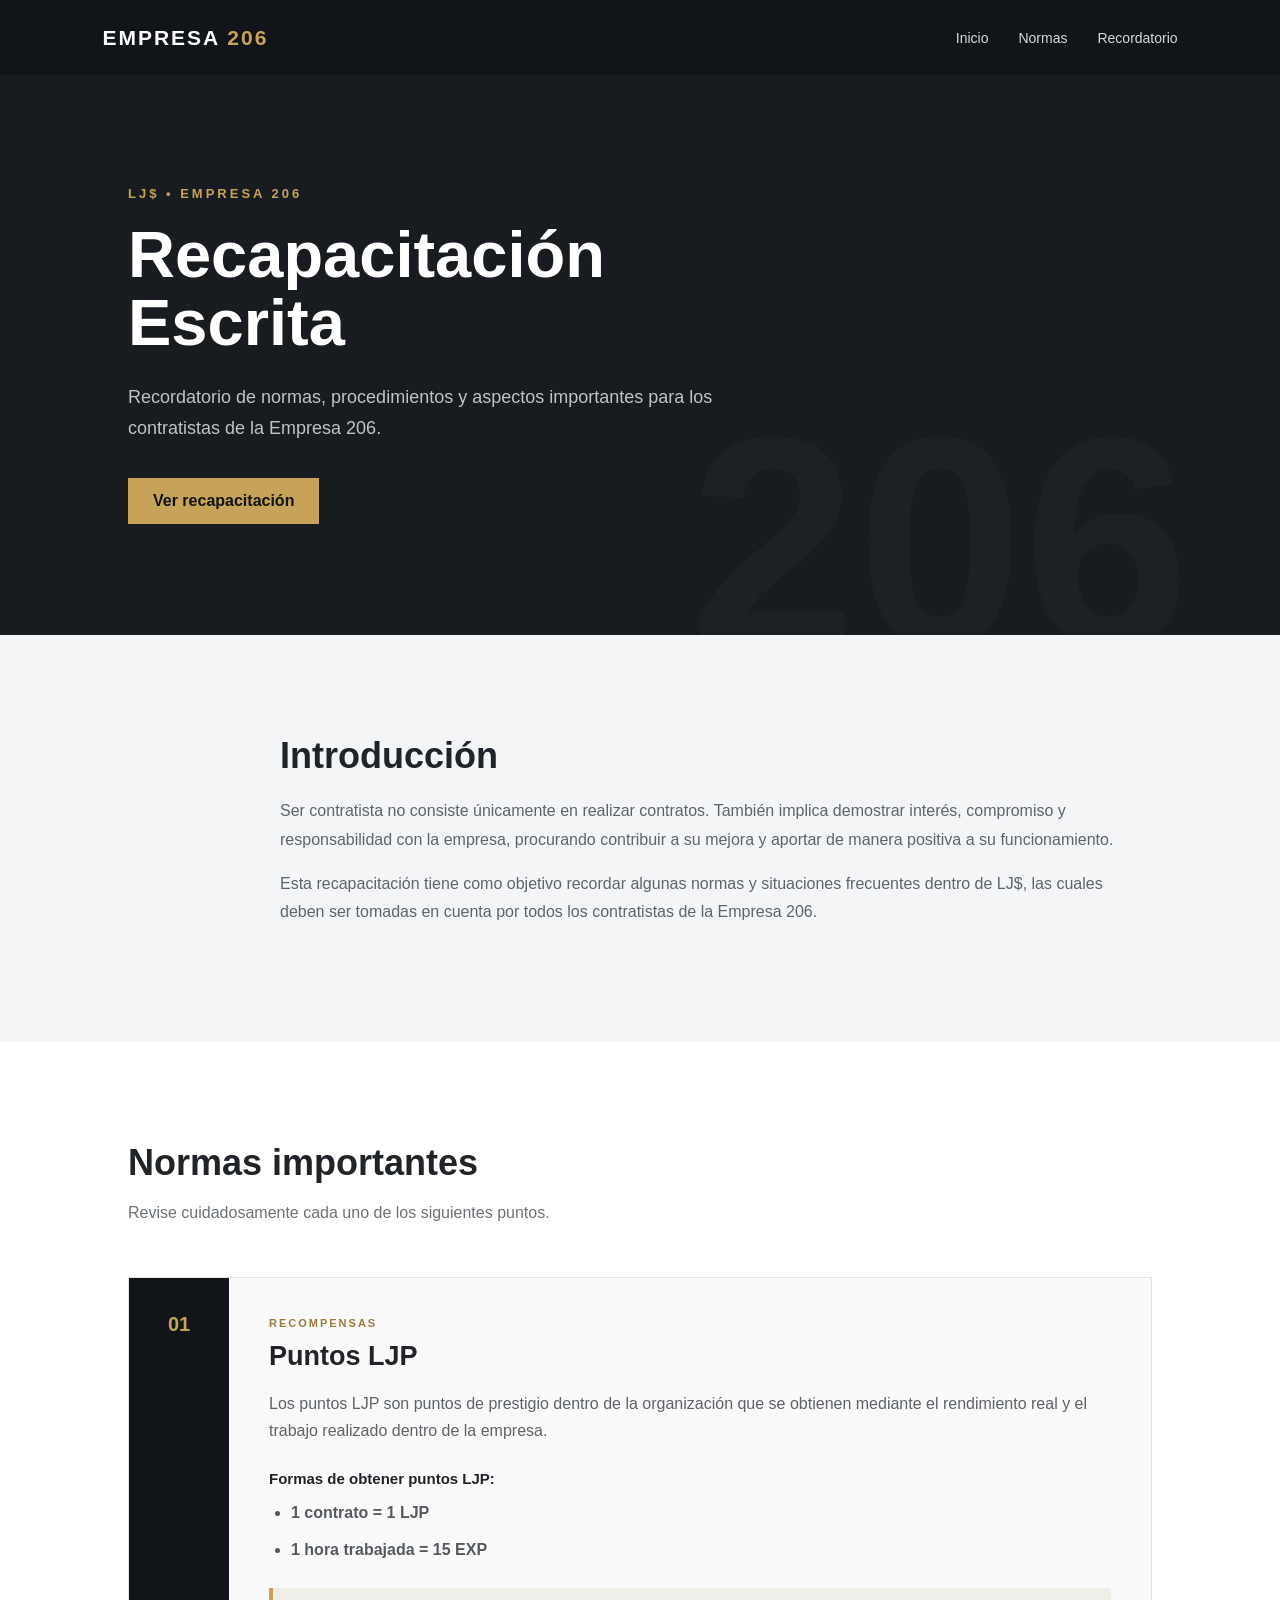
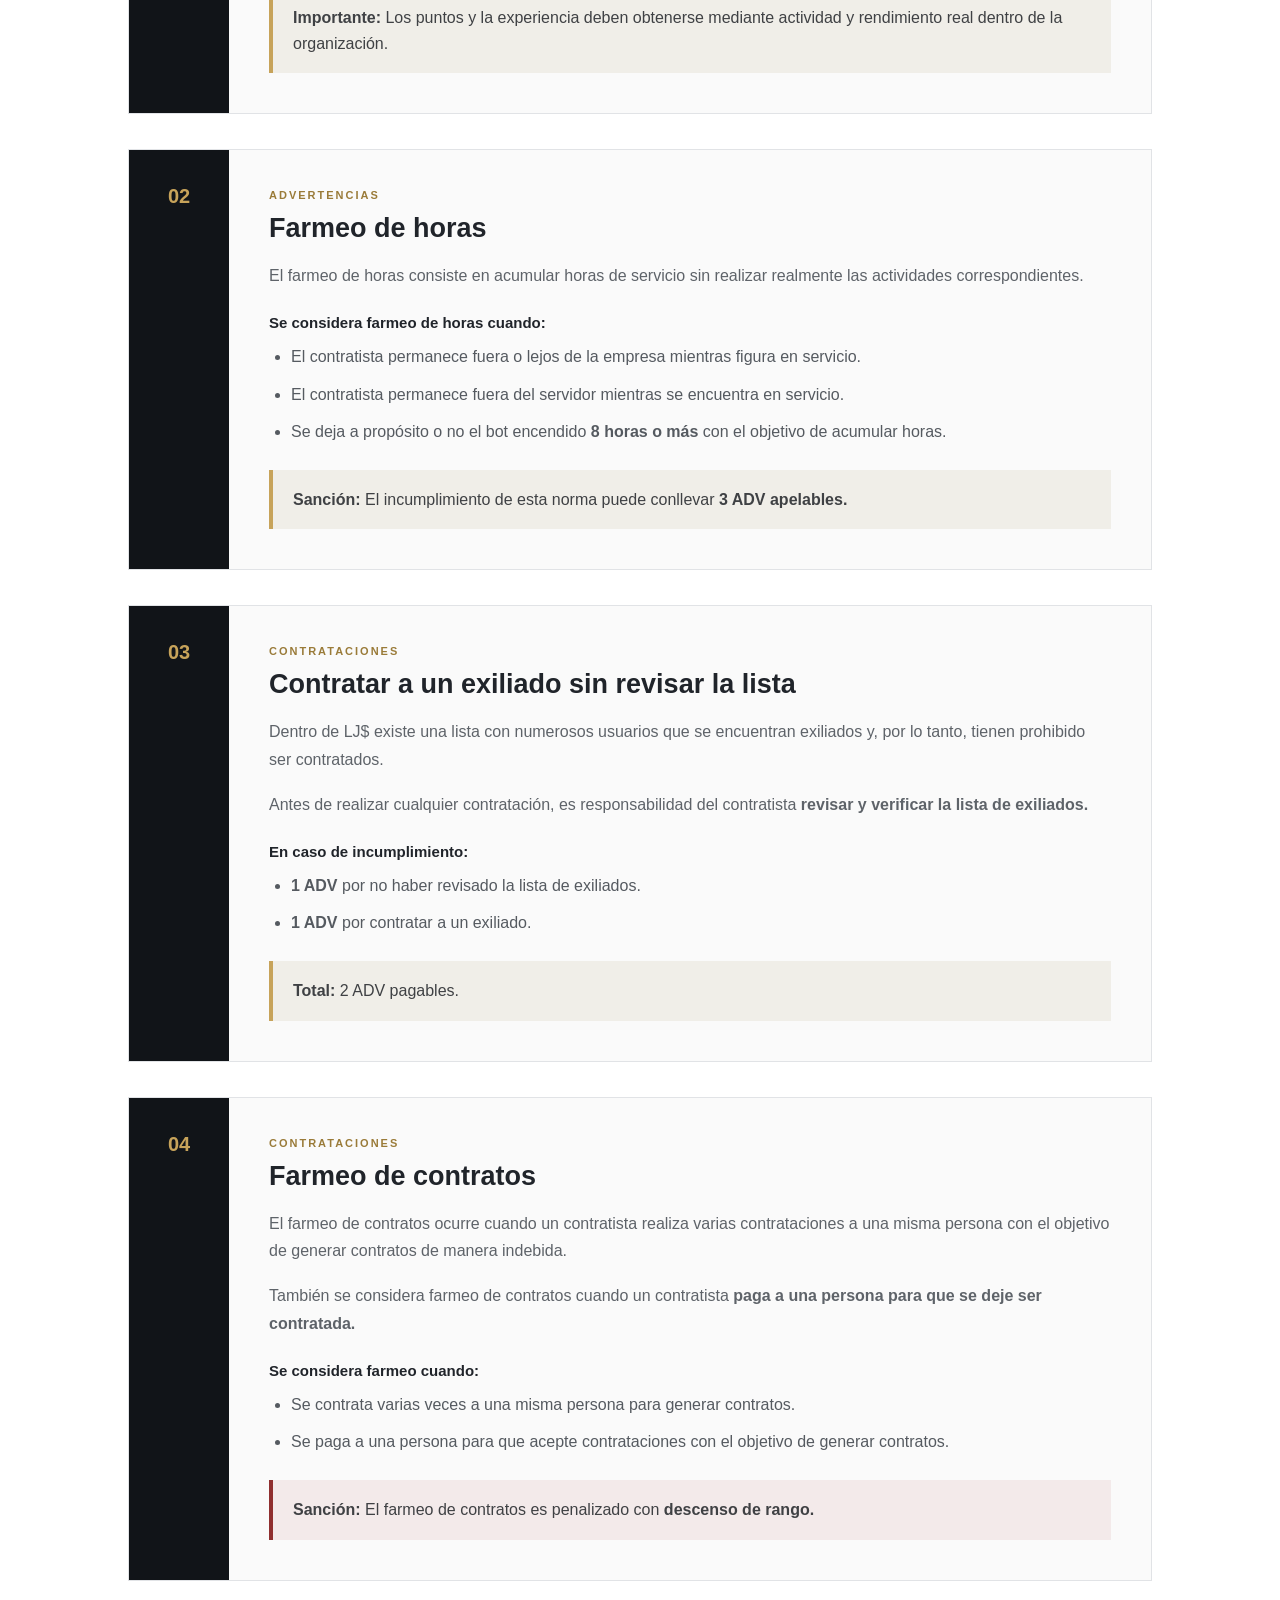
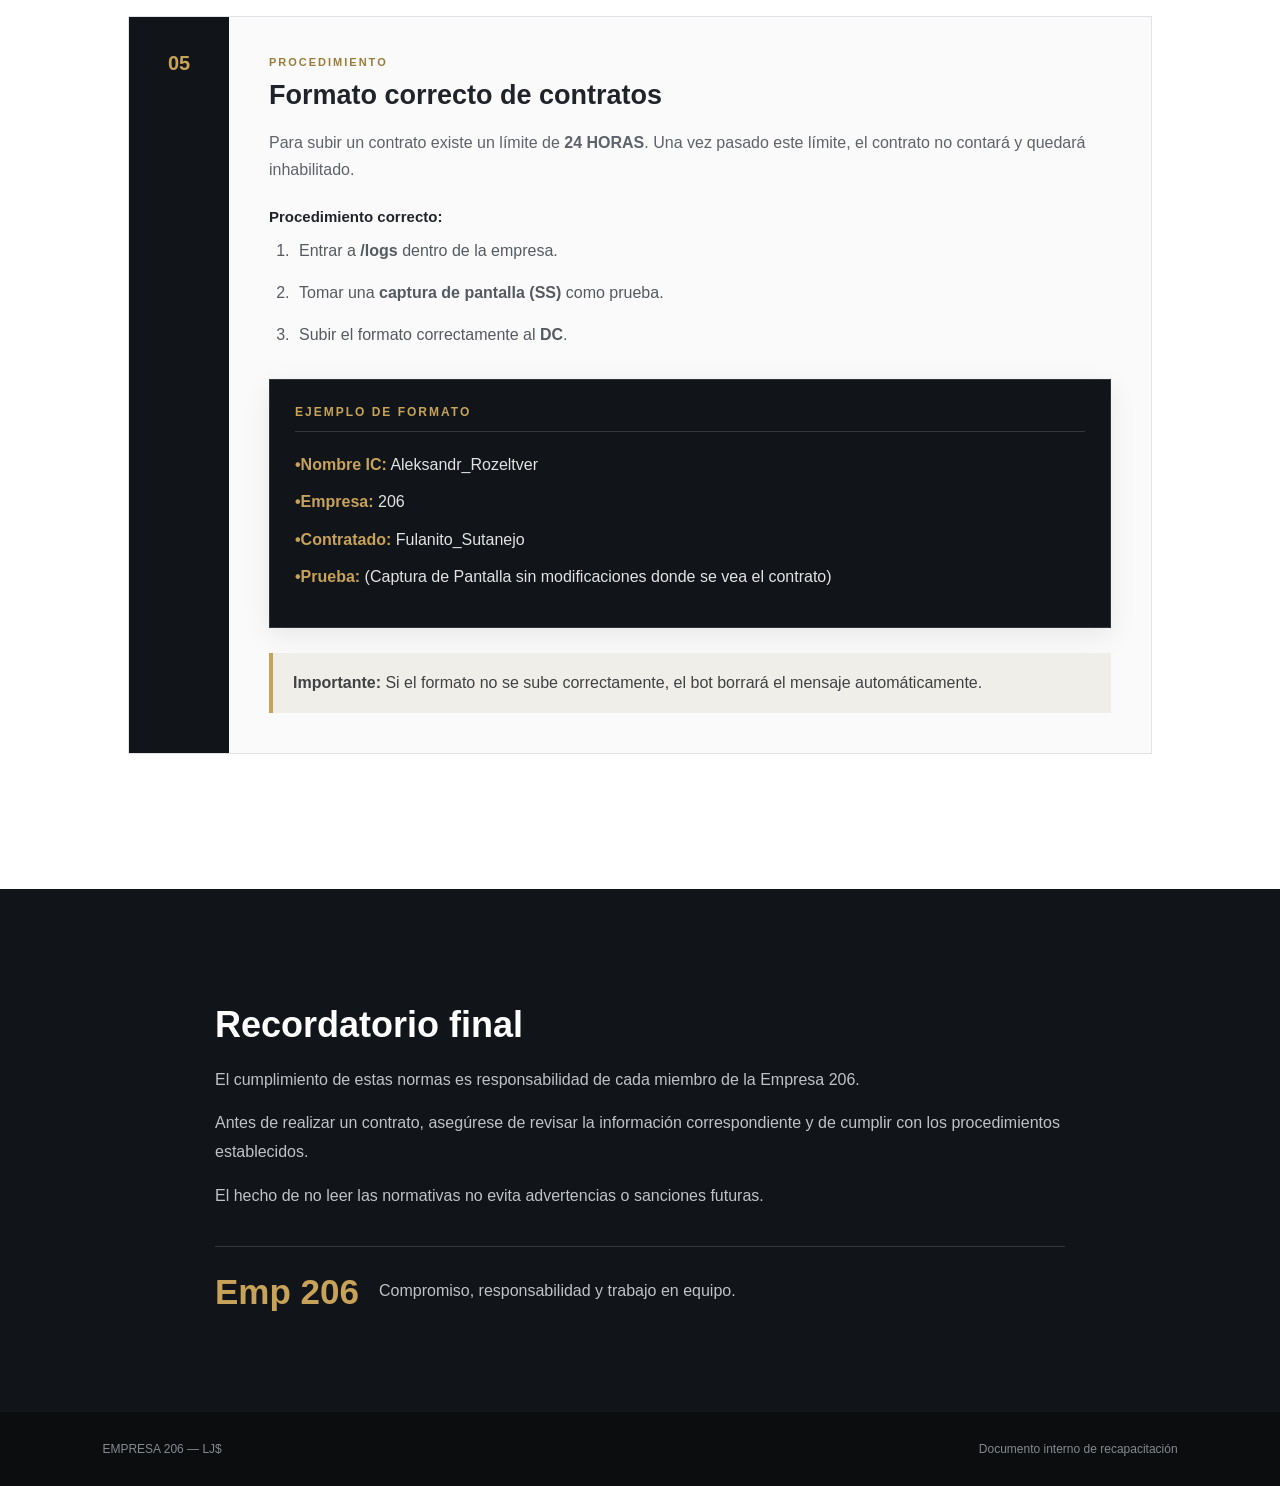
<file: index.html>
<!DOCTYPE html>
<html lang="es">

<head>

    <meta charset="UTF-8">
    <meta name="viewport" content="width=device-width, initial-scale=1.0">

    <title>Recapacitación - Empresa 206</title>

    <link rel="icon" type="image/png" href="image.png">

    <link rel="stylesheet" href="Style.css">

</head>

<body>


    <!-- ENCABEZADO -->

    <header>

        <div class="logo">
            EMPRESA <span>206</span>
        </div>

        <nav>

            <a href="#inicio">
                Inicio
            </a>

            <a href="#normas">
                Normas
            </a>

            <a href="#recordatorio">
                Recordatorio
            </a>

        </nav>

    </header>



    <!-- CONTENIDO PRINCIPAL -->

    <main>


        <!-- PORTADA -->

        <section class="hero" id="inicio">

            <div class="hero-contenido">

                <p class="etiqueta">
                    LJ$ • EMPRESA 206
                </p>

                <h1>
                    Recapacitación<br>
                    Escrita
                </h1>

                <p>
                    Recordatorio de normas, procedimientos y aspectos
                    importantes para los contratistas de la Empresa 206.
                </p>

                <a href="#normas" class="boton">
                    Ver recapacitación
                </a>

            </div>

        </section>



        <!-- INTRODUCCIÓN -->

        <section class="introduccion">

            <p class="numero">
            </p>

            <div>

                <h2>
                    Introducción
                </h2>

                <p>
                    Ser contratista no consiste únicamente en realizar
                    contratos. También implica demostrar interés,
                    compromiso y responsabilidad con la empresa, procurando
                    contribuir a su mejora y aportar de manera positiva a
                    su funcionamiento.
                </p>

                <p>
                    Esta recapacitación tiene como objetivo recordar algunas
                    normas y situaciones frecuentes dentro de LJ$, las cuales
                    deben ser tomadas en cuenta por todos los contratistas de la
                    Empresa 206.
                </p>

            </div>

        </section>



        <!-- NORMAS -->

        <section class="normas" id="normas">

            <div class="titulo-seccion">

                <p class="numero">
                </p>

                <h2>
                    Normas importantes
                </h2>

                <p>
                    Revise cuidadosamente cada uno de los siguientes puntos.
                </p>

            </div>



            <!-- NORMA 1 -->

            <article class="norma">

                <div class="numero-norma">
                    01
                </div>

                <div class="contenido-norma">

                    <span class="categoria">
                        RECOMPENSAS
                    </span>

                    <h3>
                        Puntos LJP
                    </h3>

                    <p>
                        Los puntos LJP son puntos de prestigio dentro de la
                        organización que se obtienen mediante el rendimiento
                        real y el trabajo realizado dentro de la empresa.
                    </p>

                    <h4>
                        Formas de obtener puntos LJP:
                    </h4>

                    <ul>

                        <li>
                            <strong>1 contrato = 1 LJP</strong>
                        </li>

                        <li>
                            <strong>1 hora trabajada = 15 EXP</strong>
                        </li>

                    </ul>

                    <div class="sancion">

                        <strong>Importante:</strong>

                        Los puntos y la experiencia deben obtenerse mediante
                        actividad y rendimiento real dentro de la organización.

                    </div>

                </div>

            </article>



            <!-- NORMA 2 -->

            <article class="norma">

                <div class="numero-norma">
                    02
                </div>

                <div class="contenido-norma">

                    <span class="categoria">
                        ADVERTENCIAS
                    </span>

                    <h3>
                        Farmeo de horas
                    </h3>

                    <p>
                        El farmeo de horas consiste en acumular horas de
                        servicio sin realizar realmente las actividades
                        correspondientes.
                    </p>

                    <h4>
                        Se considera farmeo de horas cuando:
                    </h4>

                    <ul>

                        <li>
                            El contratista permanece fuera o lejos de la
                            empresa mientras figura en servicio.
                        </li>

                        <li>
                            El contratista permanece fuera del servidor
                            mientras se encuentra en servicio.
                        </li>

                        <li>
                            Se deja a propósito o no el bot encendido
                            <strong>8 horas o más</strong> con el objetivo
                            de acumular horas.
                        </li>

                    </ul>

                    <div class="sancion">

                        <strong>Sanción:</strong>

                        El incumplimiento de esta norma puede conllevar
                        <strong>3 ADV apelables.</strong>

                    </div>

                </div>

            </article>



            <!-- NORMA 3 -->

            <article class="norma">

                <div class="numero-norma">
                    03
                </div>

                <div class="contenido-norma">

                    <span class="categoria">
                        CONTRATACIONES
                    </span>

                    <h3>
                        Contratar a un exiliado sin revisar la lista
                    </h3>

                    <p>
                        Dentro de LJ$ existe una lista con numerosos usuarios
                        que se encuentran exiliados y, por lo tanto, tienen
                        prohibido ser contratados.
                    </p>

                    <p>
                        Antes de realizar cualquier contratación, es
                        responsabilidad del contratista
                        <strong>revisar y verificar la lista de
                        exiliados.</strong>
                    </p>

                    <h4>
                        En caso de incumplimiento:
                    </h4>

                    <ul>

                        <li>
                            <strong>1 ADV</strong> por no haber revisado
                            la lista de exiliados.
                        </li>

                        <li>
                            <strong>1 ADV</strong> por contratar a un
                            exiliado.
                        </li>

                    </ul>

                    <div class="sancion">

                        <strong>Total:</strong>

                        2 ADV pagables.

                    </div>

                </div>

            </article>



            <!-- NORMA 4 -->

            <article class="norma">

                <div class="numero-norma">
                    04
                </div>

                <div class="contenido-norma">

                    <span class="categoria">
                        CONTRATACIONES
                    </span>

                    <h3>
                        Farmeo de contratos
                    </h3>

                    <p>
                        El farmeo de contratos ocurre cuando un contratista
                        realiza varias contrataciones a una misma persona
                        con el objetivo de generar contratos de manera
                        indebida.
                    </p>

                    <p>
                        También se considera farmeo de contratos cuando un
                        contratista <strong>paga a una persona para que
                        se deje ser contratada.</strong>
                    </p>

                    <h4>
                        Se considera farmeo cuando:
                    </h4>

                    <ul>

                        <li>
                            Se contrata varias veces a una misma persona
                            para generar contratos.
                        </li>

                        <li>
                            Se paga a una persona para que acepte
                            contrataciones con el objetivo de generar
                            contratos.
                        </li>

                    </ul>

                    <div class="sancion sancion-roja">

                        <strong>Sanción:</strong>

                        El farmeo de contratos es penalizado con
                        <strong>descenso de rango.</strong>

                    </div>

                </div>

            </article>



            <!-- NORMA 5 -->

            <article class="norma">

                <div class="numero-norma">
                    05
                </div>

                <div class="contenido-norma">

                    <span class="categoria">
                        PROCEDIMIENTO
                    </span>

                    <h3>
                        Formato correcto de contratos
                    </h3>

                    <p>
                        Para subir un contrato existe un límite de
                        <strong>24 HORAS</strong>. Una vez pasado este
                        límite, el contrato no contará y quedará
                        inhabilitado.
                    </p>

                    <h4>
                        Procedimiento correcto:
                    </h4>

                    <ol class="pasos">

                        <li>
                            Entrar a <strong>/logs</strong> dentro de la
                            empresa.
                        </li>

                        <li>
                            Tomar una <strong>captura de pantalla (SS)</strong>
                            como prueba.
                        </li>

                        <li>
                            Subir el formato correctamente al
                            <strong>DC</strong>.
                        </li>

                    </ol>

                    <div class="formato">

                        <div class="formato-titulo">
                            EJEMPLO DE FORMATO
                        </div>

                        <p>
                            <strong>•Nombre IC:</strong>
                            Aleksandr_Rozeltver
                        </p>

                        <p>
                            <strong>•Empresa:</strong>
                            206
                        </p>

                        <p>
                            <strong>•Contratado:</strong>
                            Fulanito_Sutanejo
                        </p>

                        <p>
                            <strong>•Prueba:</strong>
                            (Captura de Pantalla sin modificaciones donde se vea el contrato)
                        </p>

                    </div>

                    <div class="sancion">

                        <strong>Importante:</strong>

                        Si el formato no se sube correctamente, el bot
                        borrará el mensaje automáticamente.

                    </div>

                </div>

            </article>


        </section>



        <!-- RECORDATORIO FINAL -->

        <section class="recordatorio" id="recordatorio">

            <div class="recordatorio-contenido">

                <p class="numero">
                </p>

                <h2>
                    Recordatorio final
                </h2>

                <p>
                    El cumplimiento de estas normas es responsabilidad de
                    cada miembro de la Empresa 206.
                </p>

                <p>
                    Antes de realizar un contrato, asegúrese de revisar
                    la información correspondiente y de cumplir con los
                    procedimientos establecidos.
                </p>

                <p>
                    El hecho de no leer las normativas no evita
                    advertencias o sanciones futuras.
                </p>

                <div class="mensaje">

                    <span>
                        Emp 206
                    </span>

                    <p>
                        Compromiso, responsabilidad y trabajo en equipo.
                    </p>

                </div>

            </div>

        </section>

    </main>



    <!-- PIE DE PÁGINA -->

    <footer>

        <p>
            EMPRESA 206 — LJ$
        </p>

        <p>
            Documento interno de recapacitación
        </p>

    </footer>



    <script src="Java.js"></script>

</body>

</html>
</file>
<file: Style.css>
* {
    margin: 0;
    padding: 0;
    box-sizing: border-box;
}


html {
    scroll-behavior: smooth;
}


body {
    font-family: Arial, Helvetica, sans-serif;
    background: #f4f5f7;
    color: #20242a;
}



/* =========================
   ENCABEZADO
========================= */

header {
    height: 75px;
    background: #111418;

    display: flex;
    align-items: center;
    justify-content: space-between;

    padding: 0 8%;

    position: sticky;
    top: 0;

    z-index: 1000;
}


.logo {
    color: white;
    font-size: 21px;
    font-weight: bold;
    letter-spacing: 2px;
}


.logo span {
    color: #c7a35a;
}


nav {
    display: flex;
    gap: 30px;
}


nav a {
    color: #d9d9d9;
    text-decoration: none;

    font-size: 14px;

    transition: 0.3s;
}


nav a:hover {
    color: #c7a35a;
}


nav a.activo {
    color: #c7a35a;
}



/* =========================
   PORTADA
========================= */

.hero {
    min-height: 560px;

    background: #181c21;

    display: flex;
    align-items: center;

    padding: 80px 10%;

    position: relative;
    overflow: hidden;
}


.hero::after {
    content: "206";

    position: absolute;

    right: 7%;
    bottom: -80px;

    font-size: 300px;

    font-weight: bold;

    color: rgba(255, 255, 255, 0.025);
}


.hero-contenido {
    max-width: 700px;

    position: relative;

    z-index: 2;
}


.etiqueta {
    color: #c7a35a;

    font-size: 13px;

    font-weight: bold;

    letter-spacing: 3px;

    margin-bottom: 20px;
}


.hero h1 {
    color: white;

    font-size: 65px;

    line-height: 1.05;

    margin-bottom: 25px;
}


.hero p:not(.etiqueta) {
    color: #bfc3c8;

    font-size: 18px;

    line-height: 1.7;

    max-width: 600px;
}


.boton {
    display: inline-block;

    margin-top: 35px;

    background: #c7a35a;

    color: #111418;

    text-decoration: none;

    padding: 14px 25px;

    font-weight: bold;

    transition: 0.3s;
}


.boton:hover {
    background: #e0c47e;

    transform: translateY(-2px);
}



/* =========================
   INTRODUCCIÓN
========================= */

.introduccion {
    max-width: 1050px;

    margin: auto;

    padding: 100px 30px;

    display: grid;

    grid-template-columns: 100px 1fr;

    gap: 35px;
}


.numero {
    color: #c7a35a;

    font-size: 15px;

    font-weight: bold;

    letter-spacing: 2px;
}


.introduccion h2,
.titulo-seccion h2,
.recordatorio h2 {
    font-size: 36px;

    margin-bottom: 20px;
}


.introduccion p:not(.numero) {
    color: #5f646b;

    font-size: 16px;

    line-height: 1.8;

    margin-bottom: 15px;
}



/* =========================
   NORMAS
========================= */

.normas {
    background: white;

    padding: 100px 10%;
}


.titulo-seccion {
    max-width: 1050px;

    margin: auto;

    margin-bottom: 55px;
}


.titulo-seccion > p:last-child {
    color: #6c7178;
}



/* =========================
   TARJETAS DE NORMAS
========================= */

.norma {
    max-width: 1050px;

    margin: 0 auto 35px;

    border: 1px solid #e1e3e6;

    background: #fafafa;

    display: grid;

    grid-template-columns: 100px 1fr;

    transition: 0.3s;
}


.norma:hover {
    transform: translateY(-3px);

    box-shadow:
        0 10px 30px rgba(0, 0, 0, 0.06);
}


.numero-norma {
    background: #111418;

    color: #c7a35a;

    display: flex;

    justify-content: center;

    align-items: flex-start;

    padding-top: 35px;

    font-size: 20px;

    font-weight: bold;
}


.contenido-norma {
    padding: 35px 40px 40px;
}


.categoria {
    color: #9a7b39;

    font-size: 11px;

    font-weight: bold;

    letter-spacing: 2px;
}


.contenido-norma h3 {
    font-size: 27px;

    margin: 10px 0 18px;
}


.contenido-norma p {
    color: #5e6369;

    line-height: 1.7;

    margin-bottom: 18px;
}


.contenido-norma h4 {
    margin: 25px 0 12px;

    font-size: 15px;
}


.contenido-norma ul {
    padding-left: 22px;
}


.contenido-norma li {
    color: #555a60;

    line-height: 1.7;

    margin-bottom: 10px;
}



/* =========================
   LISTA DE PASOS
========================= */

.pasos {
    padding-left: 25px !important;

    counter-reset: pasos;
}


.pasos li {
    padding-left: 5px;

    margin-bottom: 15px;
}



/* =========================
   CAJA DE SANCIÓN
========================= */

.sancion {
    margin-top: 25px;

    padding: 17px 20px;

    border-left: 4px solid #c7a35a;

    background: #f0eee8;

    color: #3f4144;

    line-height: 1.6;
}


.sancion-roja {
    border-left-color: #8f2f2f;

    background: #f3eaea;
}



/* =========================
   FORMATO DE CONTRATO
========================= */

.formato {
    margin-top: 30px;

    padding: 25px;

    background: #111418;

    border: 1px solid #2e3339;

    box-shadow:
        0 8px 25px rgba(0, 0, 0, 0.08);
}


.formato-titulo {
    color: #c7a35a;

    font-size: 12px;

    font-weight: bold;

    letter-spacing: 2px;

    margin-bottom: 20px;

    padding-bottom: 12px;

    border-bottom: 1px solid #33383e;
}


.formato p {
    color: #e3e3e3;

    margin-bottom: 12px;

    line-height: 1.6;
}


.formato strong {
    color: #c7a35a;
}



/* =========================
   LÍMITE DE 24 HORAS
========================= */

.limite {
    margin-top: 25px;

    padding: 20px;

    background: #181c21;

    border: 1px solid #c7a35a;

    text-align: center;
}


.limite span {
    display: block;

    color: #c7a35a;

    font-size: 25px;

    font-weight: bold;

    letter-spacing: 2px;

    margin-bottom: 8px;
}


.limite p {
    color: #bfc3c8;

    margin: 0;
}



/* =========================
   RECORDATORIO
========================= */

.recordatorio {
    background: #111418;

    padding: 100px 30px;

    color: white;
}


.recordatorio-contenido {
    max-width: 850px;

    margin: auto;
}


.recordatorio h2 {
    margin-top: 12px;
}


.recordatorio p {
    color: #bfc3c8;

    line-height: 1.8;

    margin-bottom: 15px;
}


.mensaje {
    margin-top: 35px;

    border-top: 1px solid #33383e;

    padding-top: 25px;

    display: flex;

    align-items: center;

    gap: 20px;
}


.mensaje span {
    color: #c7a35a;

    font-size: 35px;

    font-weight: bold;
}


.mensaje p {
    margin: 0;
}



/* =========================
   PIE DE PÁGINA
========================= */

footer {
    background: #0b0d0f;

    color: #858a90;

    padding: 30px 8%;

    display: flex;

    justify-content: space-between;

    font-size: 12px;
}



/* =========================
   ANIMACIONES
========================= */

.introduccion,
.norma,
.recordatorio {
    opacity: 0;

    transform: translateY(25px);

    transition:
        opacity 0.7s ease,
        transform 0.7s ease;
}


.mostrar {
    opacity: 1;

    transform: translateY(0);
}



/* =========================
   RESPONSIVE
========================= */

@media (max-width: 700px) {

    header {
        padding: 0 20px;
    }


    nav {
        gap: 12px;
    }


    nav a {
        font-size: 12px;
    }


    .hero {
        padding: 70px 25px;
    }


    .hero h1 {
        font-size: 45px;
    }


    .introduccion {
        grid-template-columns: 1fr;

        padding: 70px 25px;
    }


    .normas {
        padding: 70px 20px;
    }


    .norma {
        grid-template-columns: 1fr;
    }


    .numero-norma {
        padding: 15px;

        justify-content: flex-start;
    }


    .contenido-norma {
        padding: 30px 25px;
    }


    .formato {
        padding: 20px;
    }


    footer {
        flex-direction: column;

        gap: 10px;
    }

}
</file>
